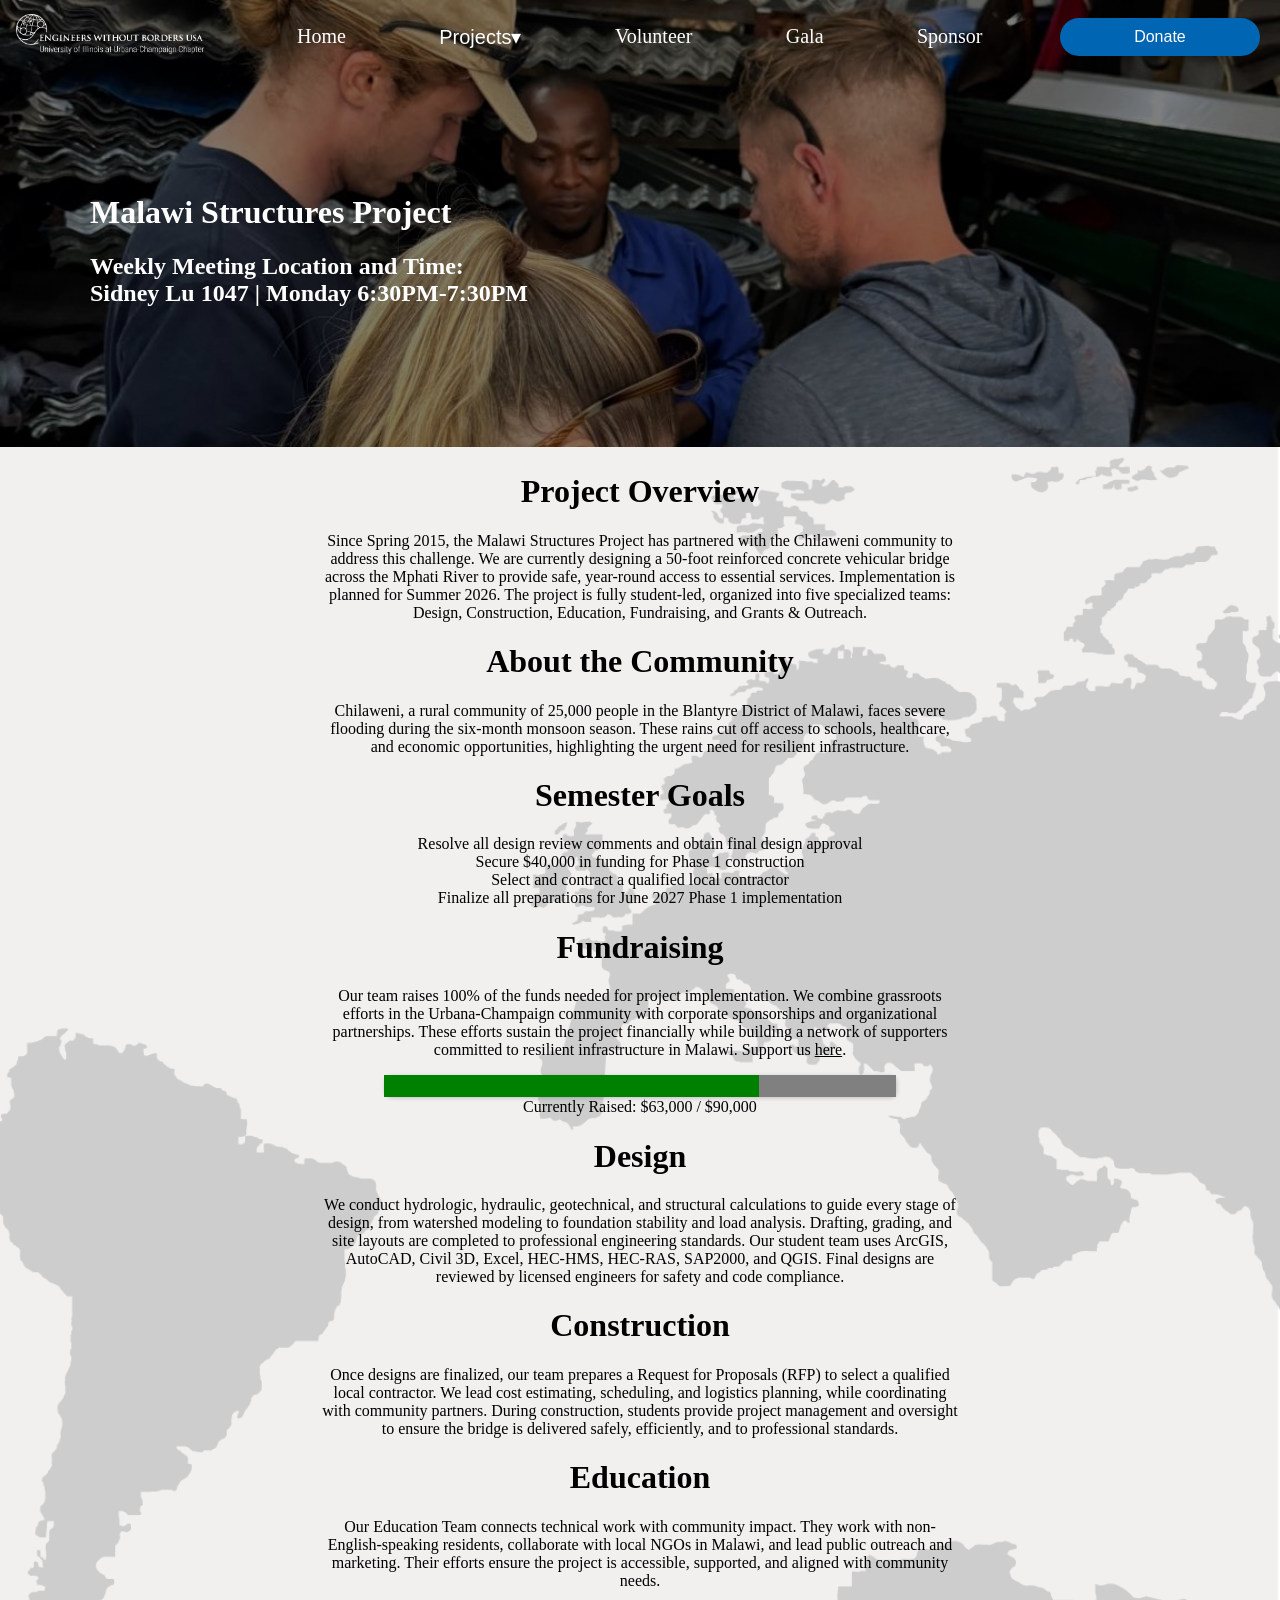
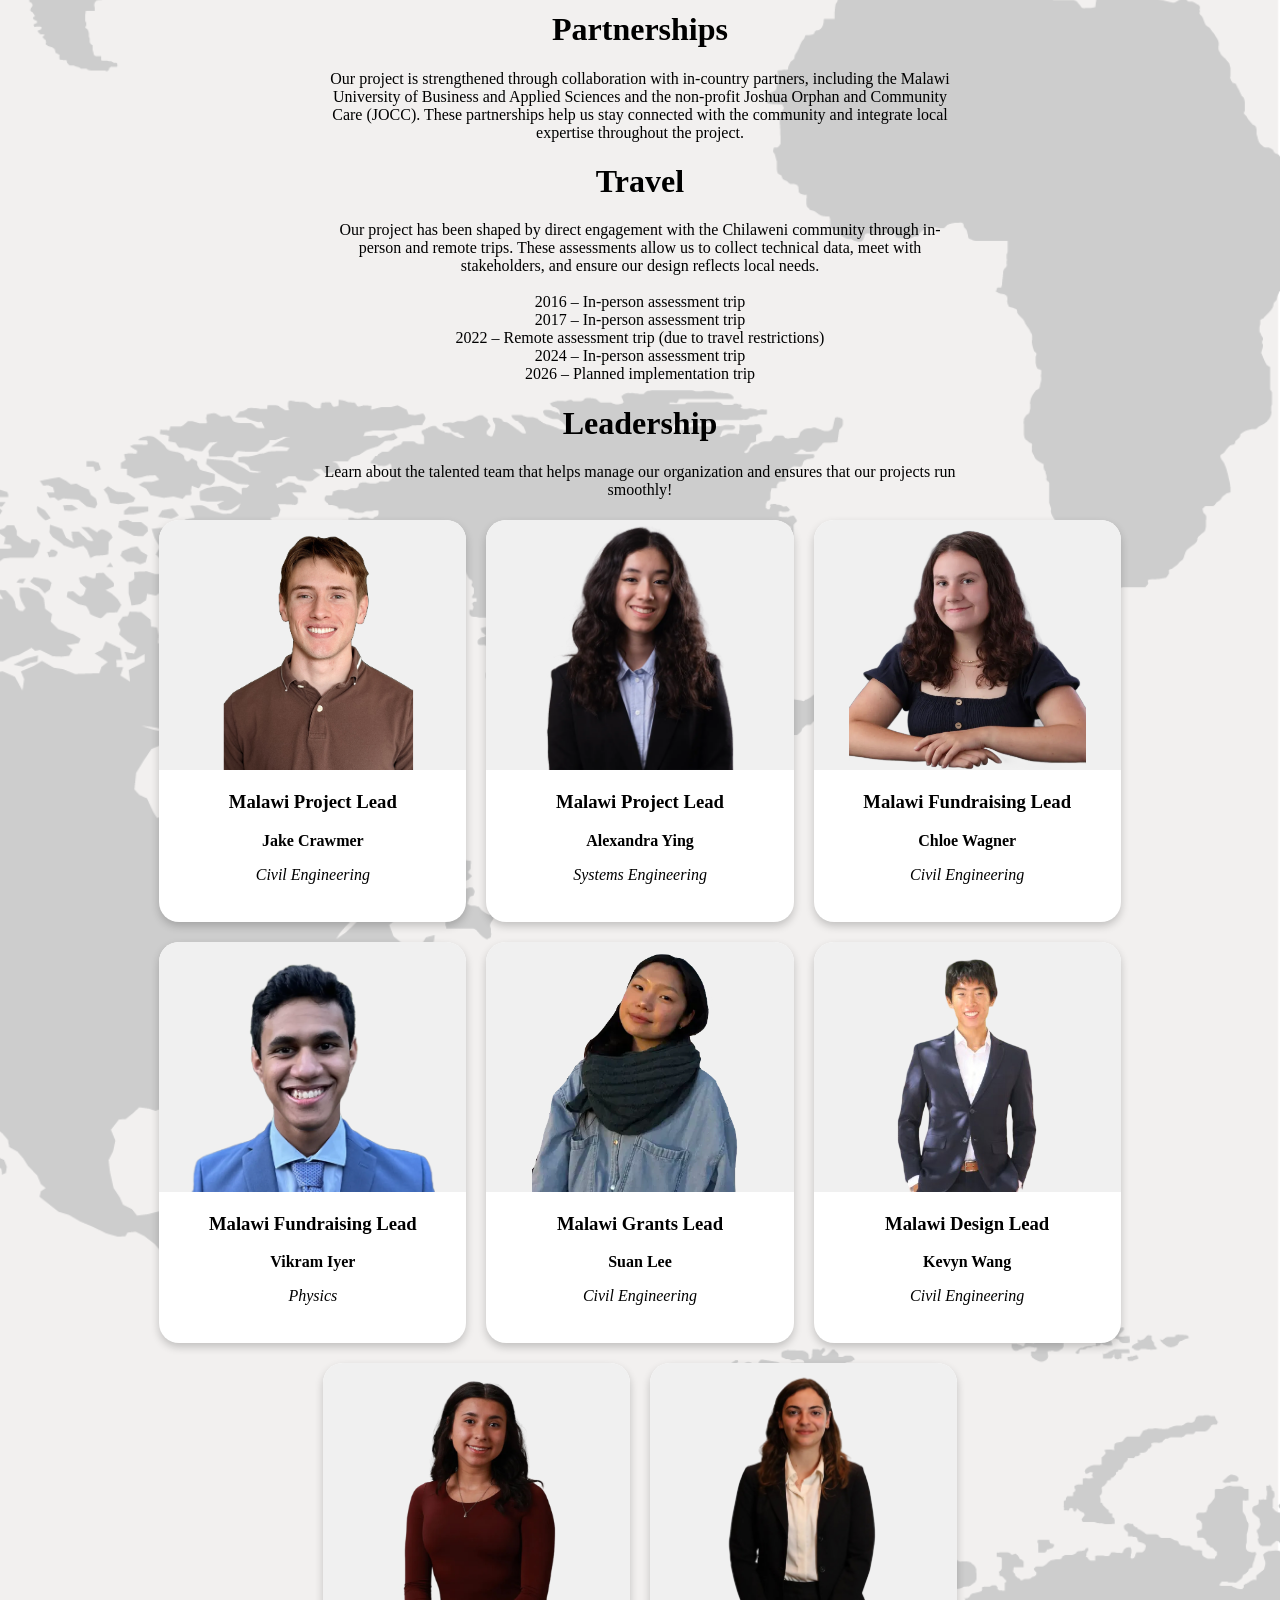
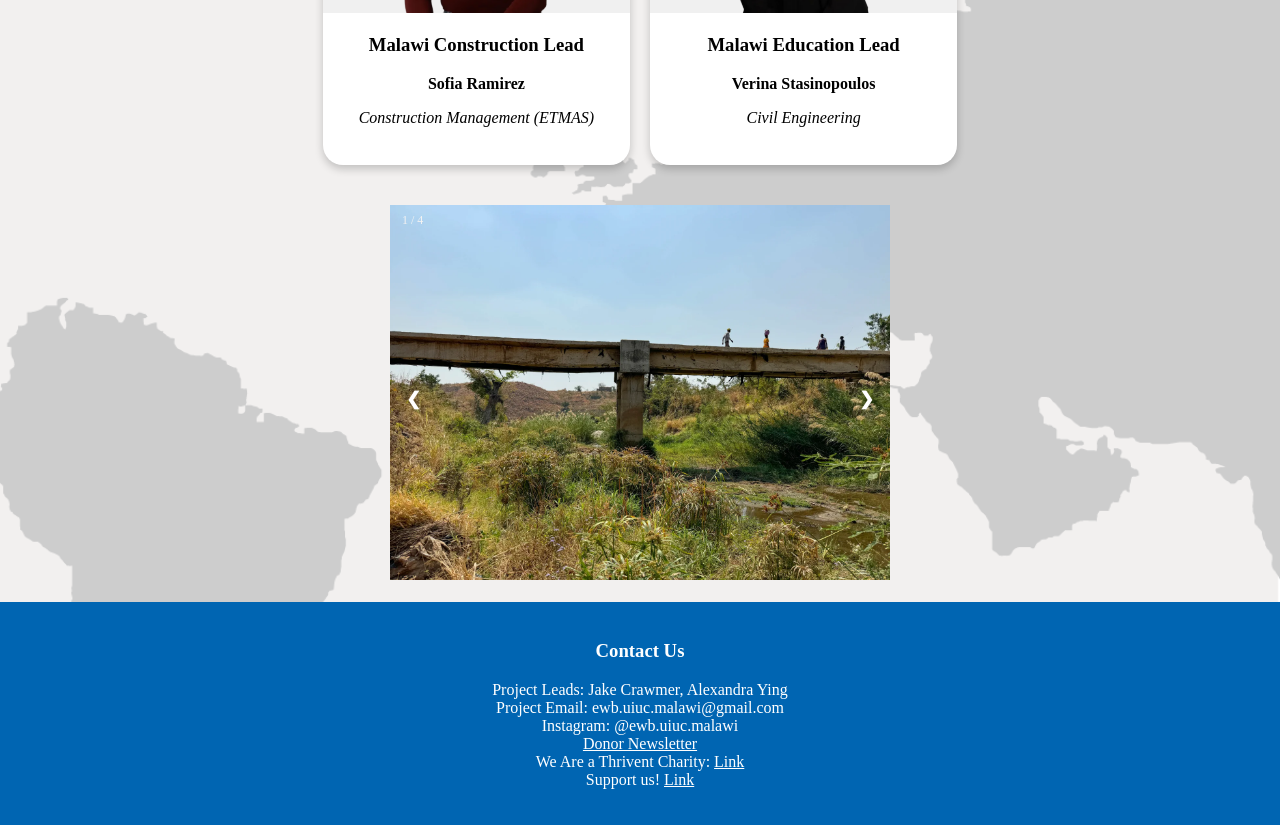
<file: MalawiPage.html>
<!DOCTYPE html>
<html lang="en">
<head>
        <link rel="stylesheet" type="text/css" href="styles.css">
        <link rel="preconnect" href="https://fonts.googleapis.com">
        <link rel="preconnect" href="https://fonts.gstatic.com" crossorigin>
        <link href="https://fonts.googleapis.com/css2?family=Open+Sans:wght@400;600;700;800&display=swap" rel="stylesheet">
        <meta charset="UTF-8">
        <meta name="viewport" content="width=device-width, initial-scale=1.0">
        <title>UIUC EWB | Malawi Structures</title>
</head>
<body >
    <div class="header-container" style="padding-bottom: 20px; background-image: url(./images/MalawiCard.jpg);">
         <div class="topnav">
            <a href="index.html"><img src="images/whitelogo.png" alt="EWB logo" height="40"></a>
            <a href="index.html">Home</a>
             <div class="dropdown">
                <button class="dropbtn">Projects▾</button>
                <div class="dropdown-content">
                    <a class="active" href="MalawiPage.html">Malawi Structures</a>
                    <br>
                    <a href="RwandaPage.html">Rwanda</a>
                    <br>
                    <a href="WoodfordPage.html">Woodford Water Supply</a>
                    <br>
                    <a href="FundraisingPage.html">Fundraising</a>
                    <br>
                    <a href="PastProjectsPage.html">Past Projects</a>
                </div>
            </div> 
            <a class="volunteer" href="VolunteerPage.html">Volunteer</a>
            <a class="gala" href="https://givebutter.com/c/ewb-2026-annual-gala">Gala</a>
            <a class="sponsor" href="SponsorPage.html">Sponsor</a>
            <button class="donate" onclick="window.location.href='https://support.ewb-usa.org/campaign/university-of-illinois-urbana-champaign-chapter/c84009'">Donate</button>
        </div>
        <div class="smalltopnav">
            <div class="smalldropdown">
                <button class="smalldropbtn" style=" color: white; " onclick="showcontent()">Menu▾</button>
                <div class="smalldropdown-content">
                    <a href="index.html">Home</a>
                    <br>
                    <a href="MalawiPage.html">Malawi Structures</a>
                    <br>
                    <a href="RwandaPage.html">Rwanda</a>
                    <br>
                    <a href="WoodfordPage.html">Woodford Water Supply</a>
                    <br>
                    <a href="FundraisingPage.html">Fundraising</a>
                    <br>
                    <a href="PastProjectsPage.html">Past Projects</a>
                    <br>
                    <a href="VolunteerPage.html">Volunteer</a>
                    <br>
                    <a href="https://ewbuiuc.org/building-bridges-gala">Gala</a>
                    <br>
                    <a href="SponsorPage.html">Sponsor</a>
                </div>
            </div>
        </div>
        <div class="header-content">
            <h1>Malawi Structures Project</h1>
            <h2>Weekly Meeting Location and Time:
            <br> Sidney Lu 1047 | Monday 6:30PM-7:30PM</h2>
        </div>
    </div>
    <div class="lower-container">
        <div class="lower-content">
            <h1>Project Overview</h1>
            <p >Since Spring 2015, the Malawi Structures Project has partnered with the Chilaweni community to address this challenge. We are currently designing a 50-foot reinforced concrete vehicular bridge across the Mphati River to provide safe, year-round access to essential services. Implementation is planned for Summer 2026. The project is fully student-led, organized into five specialized teams: Design, Construction, Education, Fundraising, and Grants & Outreach.</p>
            <h1>About the Community</h1>
            <p>Chilaweni, a rural community of 25,000 people in the Blantyre District of Malawi, faces severe flooding during the six-month monsoon season. These rains cut off access to schools, healthcare, and economic opportunities, highlighting the urgent need for resilient infrastructure.</p>
            <h1>Semester Goals</h1>
            <p>Resolve all design review comments and obtain final design approval
                <br>
                Secure $40,000 in funding for Phase 1 construction
                <br>
                Select and contract a qualified local contractor
                <br>
                Finalize all preparations for June 2027 Phase 1 implementation</p>
            <h1>Fundraising</h1>
            <p>Our team raises 100% of the funds needed for project implementation. We combine grassroots efforts in the Urbana-Champaign community with corporate sponsorships and organizational partnerships. These efforts sustain the project financially while building a network of supporters committed to resilient infrastructure in Malawi. Support us <a href="https://support.ewb-usa.org/team/663710" target="_blank" style="color: black; font-family: 'verdana'">here</a>.</p>
            <div>
                <progress class="amount-progress" value="33000" max="45000"></progress>
                </br>
                Currently Raised: $63,000 / $90,000
            </div>
            <h1>Design</h1>
            <p>We conduct hydrologic, hydraulic, geotechnical, and structural calculations to guide every stage of design, from watershed modeling to foundation stability and load analysis. Drafting, grading, and site layouts are completed to professional engineering standards. Our student team uses ArcGIS, AutoCAD, Civil 3D, Excel, HEC-HMS, HEC-RAS, SAP2000, and QGIS. Final designs are reviewed by licensed engineers for safety and code compliance.</p>
            <h1>Construction</h1>
            <p>Once designs are finalized, our team prepares a Request for Proposals (RFP) to select a qualified local contractor. We lead cost estimating, scheduling, and logistics planning, while coordinating with community partners. During construction, students provide project management and oversight to ensure the bridge is delivered safely, efficiently, and to professional standards.</p>
            <h1>Education</h1>
            <p>Our Education Team connects technical work with community impact. They work with non-English-speaking residents, collaborate with local NGOs in Malawi, and lead public outreach and marketing. Their efforts ensure the project is accessible, supported, and aligned with community needs.</p>
            <h1>Partnerships</h1>
            <p>Our project is strengthened through collaboration with in-country partners, including the Malawi University of Business and Applied Sciences and the non-profit Joshua Orphan and Community Care (JOCC). These partnerships help us stay connected with the community and integrate local expertise throughout the project.</p>
            <h1>Travel</h1>
            <p>Our project has been shaped by direct engagement with the Chilaweni community through in-person and remote trips. These assessments allow us to collect technical data, meet with stakeholders, and ensure our design reflects local needs.
                <br>
                <br>
                2016 – In-person assessment trip
                <br>
                2017 – In-person assessment trip
                <br>
                2022 – Remote assessment trip (due to travel restrictions)
                <br>
                2024 – In-person assessment trip
                <br>
                2026 – Planned implementation trip</p>
            <h1>Leadership</h1>
            <p>Learn about the talented team that helps manage our organization and ensures that our projects run smoothly!</p>
        </div>
        <div class="cardholder" style="padding-bottom: 40px;">
                <div class="card">
                    <div class="image-wrapper">
                        <img src="images/Jake_Crawmer.png" alt="Photo">
                    </div>
                    <div class="cardcontainer">
                        <h3>Malawi Project Lead</h3>
                        <p><b>Jake Crawmer</b></p>
                        <p><i>Civil Engineering</i></p>
                    </div>
                </div>
                <div class="card">
                    <div class="image-wrapper">
                        <img src="images/Alexandra_Ying_1 copy.png" alt="Photo">
                    </div>
                    <div class="cardcontainer">
                        <h3>Malawi Project Lead</h3>
                        <p><b>Alexandra Ying</b></p>
                        <p><i>Systems Engineering</i></p>
                    </div>
                </div>
                <div class="card">
                    <div class="image-wrapper">
                        <img src="images/Chloe_Wagner_1 copy.png" alt="Photo">
                    </div>
                    <div class="cardcontainer">
                        <h3>Malawi Fundraising Lead</h3>
                        <p><b>Chloe Wagner</b></p>
                        <p><i>Civil Engineering</i></p>
                    </div>
                </div>
                <div class="card">
                    <div class="image-wrapper">
                        <img src="images/Vikram_Iyer_1 copy.png" alt="Photo">
                    </div>
                    <div class="cardcontainer">
                        <h3>Malawi Fundraising Lead</h3>
                        <p><b>Vikram Iyer</b></p>
                        <p><i>Physics</i></p>
                    </div>
                </div>
                <div class="card">
                    <div class="image-wrapper">
                        <img src="images/suan_photo.png" alt="Photo">
                    </div>
                    <div class="cardcontainer">
                        <h3>Malawi Grants Lead</h3>
                        <p><b>Suan Lee</b></p>
                        <p><i>Civil Engineering</i></p>
                    </div>
                </div>
                <div class="card">
                    <div class="image-wrapper">
                        <img src="images/Kevyn.png" alt="Photo">
                    </div>
                    <div class="cardcontainer">
                        <h3>Malawi Design Lead</h3>
                        <p><b>Kevyn Wang</b></p>
                        <p><i>Civil Engineering</i></p>
                    </div>
                </div>
                <div class="card">
                    <div class="image-wrapper">
                        <img src="images/Sofia.png" alt="Photo">
                    </div>
                    <div class="cardcontainer">
                        <h3>Malawi Construction Lead</h3>
                        <p><b>Sofia Ramirez</b></p>
                        <p><i>Construction Management (ETMAS)</i></p>
                    </div>
                </div>
                <div class="card">
                    <div class="image-wrapper">
                        <img src="images/Verine.png" alt="Photo">
                    </div>
                    <div class="cardcontainer">
                        <h3>Malawi Education Lead</h3>
                        <p><b>Verina Stasinopoulos</b></p>
                        <p><i>Civil Engineering</i></p>
                    </div>
                </div>
            </div>
        
            <div class="slideshow-container">

                <!-- Full-width images with number and caption text -->
                <div class="mySlides fade">
                    <div class="numbertext">1 / 4</div>
                    <img src="./images/MalawiCarousel/Malawi1.webp" style="width:100%">
                    <!-- <div class="text">Caption Text</div> -->
                </div>

                <div class="mySlides fade">
                    <div class="numbertext">2 / 4</div>
                    <img src="./images/MalawiCarousel/Malawi2.webp" style="width:100%">
                    <!-- <div class="text">Caption Two</div> -->
                </div>

                <div class="mySlides fade">
                    <div class="numbertext">3 / 4</div>
                    <img src="./images/MalawiCarousel/Malawi3.webp" style="width:100%">
                    <!-- <div class="text">Caption Three</div> -->
                </div>

                <div class="mySlides fade">
                    <div class="numbertext">4 / 4</div>
                    <img src="./images/MalawiCarousel/Malawi4cropped.png" style="width:100%">
                    <!-- <div class="text">Caption Four</div> -->
                </div>

                <!-- Next and previous buttons -->
                <a class="prev" onclick="plusSlides(-1)">&#10094;</a>
                <a class="next" onclick="plusSlides(1)">&#10095;</a>
            </div>
                <br>
                <script>
                    let slideIndex = 1;
                    showSlides(slideIndex);

                    // Next/previous controls
                    function plusSlides(n) {
                    showSlides(slideIndex += n);
                    }

                    // Thumbnail image controls
                    function currentSlide(n) {
                    showSlides(slideIndex = n);
                    }

                    function showSlides(n) {
                    let i;
                    let slides = document.getElementsByClassName("mySlides");
                    // let dots = document.getElementsByClassName("dot");
                    if (n > slides.length) {slideIndex = 1}
                    if (n < 1) {slideIndex = slides.length}
                    for (i = 0; i < slides.length; i++) {
                        slides[i].style.display = "none";
                    }
                    // for (i = 0; i < dots.length; i++) {
                    //     dots[i].className = dots[i].className.replace(" active", "");
                    // }
                    slides[slideIndex-1].style.display = "block";
                    // dots[slideIndex-1].className += " active";
                    } 
                </script>
        </div>
    </div>
    <footer class="footer">
        <h3>Contact Us</h3>
        <p>
            Project Leads: Jake Crawmer, Alexandra Ying
            <br>
            Project Email: ewb.uiuc.malawi@gmail.com
            <br>
            Instagram: @ewb.uiuc.malawi
         <br>
        <a href="https://docs.google.com/forms/d/e/1FAIpQLSe1NlSvapRVXj5i2dPx4oRXbsyGbkUg3uoX9KdVEXUfHwOKmQ/viewform?fbclid=PAZXh0bgNhZW0CMTEAAafojPhSJGKPC_e9-RNZaD-6IwpVLn81dY5YV-jM2rnQUI12-jl8K6OZnxBn2A_aem_JXSuR1h-0abOR_hEwgg0dw" target="_blank">Donor Newsletter</a>
        <br>
             We Are a Thrivent Charity:
        <a href="https://service.thrivent.com/apps/ThriventChoiceMemberWeb/public/orgDetails/101088554456" target="_blank">
            Link
        </a>
        <br>
        Support us!
        <a href="https://support.ewb-usa.org/team/663710" target="_blank">
            Link
        </a>
        </p>
    </footer>
</body>
</html>

<script>
    function showcontent() {
        var content = document.querySelector('.smalldropdown-content');
        if (content.style.display === 'block') {
            content.style.display = 'none';
        } else {
            content.style.display = 'block';
        }
    }
</script>
</file>
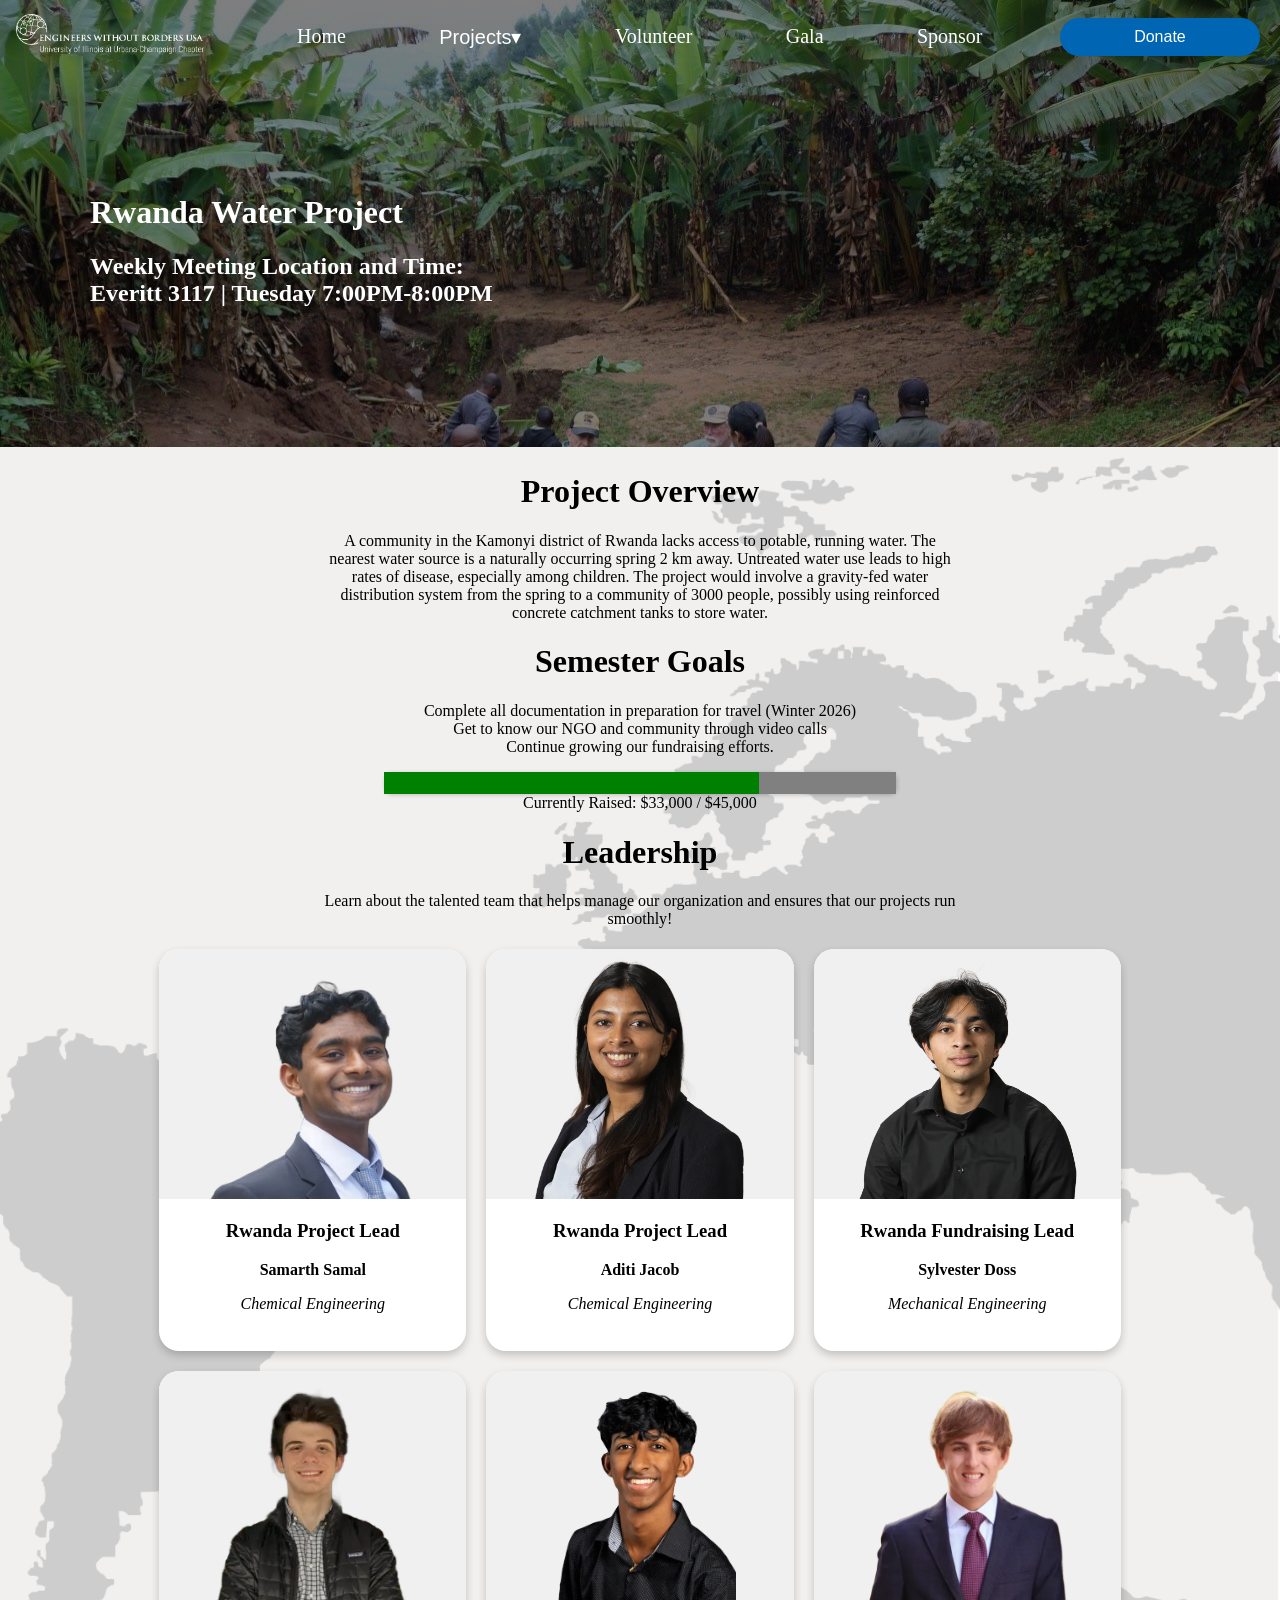
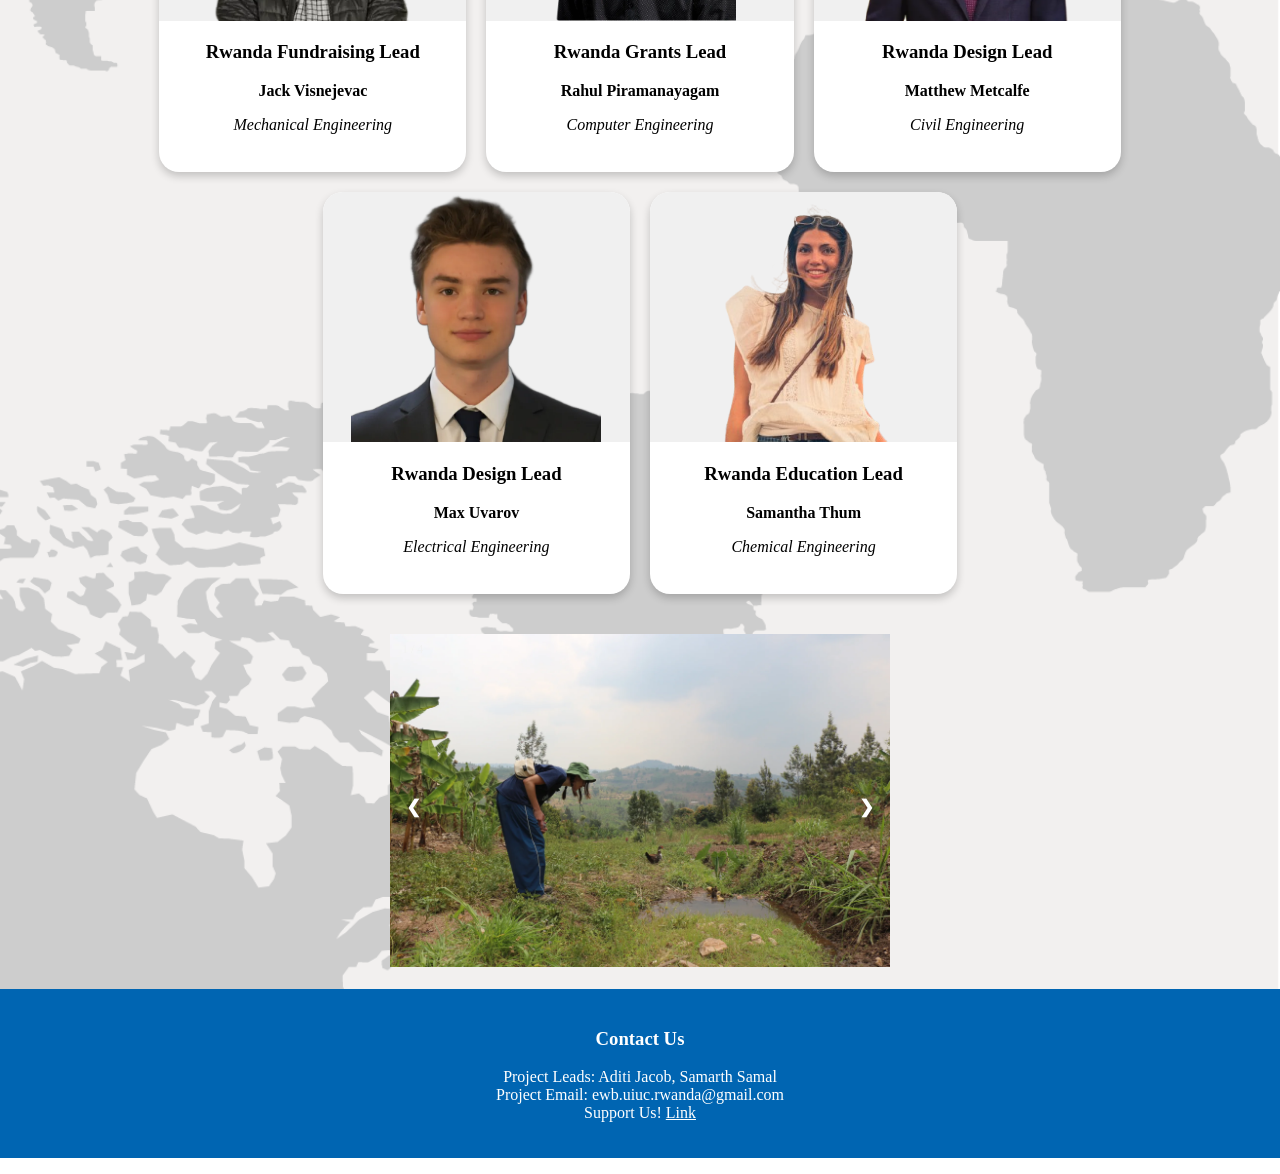
<file: RwandaPage.html>
<!DOCTYPE html>
<html lang="en">
<head>
        <link rel="stylesheet" type="text/css" href="styles.css">
        <link rel="preconnect" href="https://fonts.googleapis.com">
        <link rel="preconnect" href="https://fonts.gstatic.com" crossorigin>
        <link href="https://fonts.googleapis.com/css2?family=Open+Sans:wght@400;600;700;800&display=swap" rel="stylesheet">
        <meta charset="UTF-8">
        <meta name="viewport" content="width=device-width, initial-scale=1.0">
        <title>UIUC EWB | Rwanda</title>
</head>
<body >
    <div class="header-container" style="padding-bottom: 20px; background-image: url(./images/RwandaCard.jpg);">
         <div class="topnav">
            <a href="index.html"><img src="images/whitelogo.png" alt="EWB logo" height="40"></a>
            <a href="index.html">Home</a>
             <div class="dropdown">
                <button class="dropbtn">Projects▾</button>
                <div class="dropdown-content">
                    <a href="MalawiPage.html">Malawi Structures</a>
                    <br>
                    <a class="active" href="RwandaPage.html">Rwanda</a>
                    <br>
                    <a href="WoodfordPage.html">Woodford Water Supply</a>
                    <br>
                    <a href="FundraisingPage.html">Fundraising</a>
                    <br>
                    <a href="PastProjectsPage.html">Past Projects</a>
                </div>
            </div> 
            <a class="volunteer" href="VolunteerPage.html">Volunteer</a>
            <a class="gala" href="https://givebutter.com/c/ewb-2026-annual-gala">Gala</a>
            <a class="sponsor" href="SponsorPage.html">Sponsor</a>
            <button class="donate" onclick="window.location.href='https://support.ewb-usa.org/campaign/university-of-illinois-urbana-champaign-chapter/c84009'">Donate</button>
        </div>
        <div class="smalltopnav">
            <div class="smalldropdown">
                <button class="smalldropbtn" style=" color: white; " onclick="showcontent()">Menu▾</button>
                <div class="smalldropdown-content">
                    <a href="index.html">Home</a>
                    <br>
                    <a href="MalawiPage.html">Malawi Structures</a>
                    <br>
                    <a href="RwandaPage.html">Rwanda</a>
                    <br>
                    <a href="WoodfordPage.html">Woodford Water Supply</a>
                    <br>
                    <a href="FundraisingPage.html">Fundraising</a>
                    <br>
                    <a href="PastProjectsPage.html">Past Projects</a>
                    <br>
                    <a href="VolunteerPage.html">Volunteer</a>
                    <br>
                    <a href="https://ewbuiuc.org/building-bridges-gala">Gala</a>
                    <br>
                    <a href="SponsorPage.html">Sponsor</a>
                </div>
            </div>
        </div>
        <div class="header-content">
            <h1>Rwanda Water Project</h1>
            <h2>Weekly Meeting Location and Time:
                <br>
                Everitt 3117 | Tuesday 7:00PM-8:00PM</h2>
        </div>
    </div>
    <div class="lower-container">
        <div class="lower-content">
            <h1>Project Overview</h1>
            <p>A community in the Kamonyi district of Rwanda lacks access to potable, running water. The nearest water source is a naturally occurring spring 2 km away. Untreated water use leads to high rates of disease, especially among children. The project would involve a gravity-fed water distribution system from the spring to a community of 3000 people, possibly using reinforced concrete catchment tanks to store water.</p>
            <h1>Semester Goals</h1>
            <p>Complete all documentation in preparation for travel (Winter 2026)
                <br>
                Get to know our NGO and community through video calls
                <br>
                Continue growing our fundraising efforts.</p>
                <div>
                <progress class="amount-progress" value="33000" max="45000"></progress>
                </br>
                Currently Raised: $33,000 / $45,000
            </div>
            <h1>Leadership</h1>
            <p>Learn about the talented team that helps manage our organization and ensures that our projects run smoothly!</p>
        </div>
        <div class="cardholder" style="padding-bottom: 40px;">
                <div class="card">
                    <div class="image-wrapper">
                        <img src="images/Samarth_Samal_Photo.png" alt="Photo">
                    </div>
                    <div class="cardcontainer">
                        <h3>Rwanda Project Lead</h3>
                        <p><b>Samarth Samal</b></p>
                        <p><i>Chemical Engineering</i></p>
                    </div>
                </div>
                <div class="card">
                    <div class="image-wrapper">
                        <img src="images/Aditi_Photo.png" alt="Photo">
                    </div>
                    <div class="cardcontainer">
                        <h3>Rwanda Project Lead</h3>
                        <p><b>Aditi Jacob</b></p>
                        <p><i>Chemical Engineering</i></p>
                    </div>
                </div>
                <div class="card">
                    <div class="image-wrapper">
                        <img src="images/Sylvester_Doss_Photo.png" alt="Photo">
                    </div>
                    <div class="cardcontainer">
                        <h3>Rwanda Fundraising Lead</h3>
                        <p><b>Sylvester Doss</b></p>
                        <p><i>Mechanical Engineering</i></p>
                    </div>
                </div>
                <div class="card">
                    <div class="image-wrapper">
                        <img src="images/Jack_Visnejevac_Photo.png" alt="Photo">
                    </div>
                    <div class="cardcontainer">
                        <h3>Rwanda Fundraising Lead</h3>
                        <p><b>Jack Visnejevac</b></p>
                        <p><i>Mechanical Engineering</i></p>
                    </div>
                </div>
                <div class="card">
                    <div class="image-wrapper">
                        <img src="images/Rahul_Piramanayagam_Photo_1.webp" alt="Photo">
                    </div>
                    <div class="cardcontainer">
                        <h3>Rwanda Grants Lead</h3>
                        <p><b>Rahul Piramanayagam</b></p>
                        <p><i>Computer Engineering</i></p>
                    </div>
                </div>
                <div class="card">
                    <div class="image-wrapper">
                        <img src="images/Matthew_Metcalfe_Photo.png" alt="Photo">
                    </div>
                    <div class="cardcontainer">
                        <h3>Rwanda Design Lead</h3>
                        <p><b>Matthew Metcalfe</b></p>
                        <p><i>Civil Engineering</i></p>
                    </div>
                </div>
                <div class="card">
                    <div class="image-wrapper">
                        <img src="images/Max_Uvarov.webp" alt="Photo">
                    </div>
                    <div class="cardcontainer">
                        <h3>Rwanda Design Lead</h3>
                        <p><b>Max Uvarov</b></p>
                        <p><i>Electrical Engineering</i></p>
                    </div>
                </div>
                <div class="card">
                    <div class="image-wrapper">
                        <img src="images/Samantha Thum photo.png" alt="Photo">
                    </div>
                    <div class="cardcontainer">
                        <h3>Rwanda Education Lead</h3>
                        <p><b>Samantha Thum</b></p>
                        <p><i>Chemical Engineering</i></p>
                    </div>
                </div>
            </div>
        <div class="slideshow-container">

                <!-- Full-width images with number and caption text -->
                <div class="mySlides fade">
                    <div class="numbertext">1 / 4</div>
                    <img src="./images/RwandaCarousel/Rwanda1.webp" style="width:100%">
                    <!-- <div class="text">Caption Text</div> -->
                </div>

                <div class="mySlides fade">
                    <div class="numbertext">2 / 4</div>
                    <img src="./images/RwandaCarousel/Rwanda2cropped.png" style="width:100%">
                    <!-- <div class="text">Caption Two</div> -->
                </div>

                <div class="mySlides fade">
                    <div class="numbertext">3 / 4</div>
                    <img src="./images/RwandaCarousel/Rwanda3.webp" style="width:100%">
                    <!-- <div class="text">Caption Three</div> -->
                </div>

                <div class="mySlides fade">
                    <div class="numbertext">4 / 4</div>
                    <img src="./images/RwandaCarousel/Rwanda4cropped.png" style="width:100%">
                    <!-- <div class="text">Caption Four</div> -->
                </div>

                <!-- Next and previous buttons -->
                <a class="prev" onclick="plusSlides(-1)">&#10094;</a>
                <a class="next" onclick="plusSlides(1)">&#10095;</a>
            </div>
                <br>
                <script>
                    let slideIndex = 1;
                    showSlides(slideIndex);

                    // Next/previous controls
                    function plusSlides(n) {
                    showSlides(slideIndex += n);
                    }

                    // Thumbnail image controls
                    function currentSlide(n) {
                    showSlides(slideIndex = n);
                    }

                    function showSlides(n) {
                    let i;
                    let slides = document.getElementsByClassName("mySlides");
                    // let dots = document.getElementsByClassName("dot");
                    if (n > slides.length) {slideIndex = 1}
                    if (n < 1) {slideIndex = slides.length}
                    for (i = 0; i < slides.length; i++) {
                        slides[i].style.display = "none";
                    }
                    // for (i = 0; i < dots.length; i++) {
                    //     dots[i].className = dots[i].className.replace(" active", "");
                    // }
                    slides[slideIndex-1].style.display = "block";
                    // dots[slideIndex-1].className += " active";
                    } 
                </script>
        </div>
    </div>
    <footer class="footer">
        <h3>Contact Us</h3>
        <p>
            Project Leads: Aditi Jacob, Samarth Samal
            <br>
            Project Email: ewb.uiuc.rwanda@gmail.com
            <br>
            Support Us!
        <a href="https://support.ewb-usa.org/team/850834" target="_blank">
            Link
        </a>
        </p>
    </footer>
</body>
</html>
        </p>
    </footer>
</body>
</html>

<script>
    function showcontent() {
        var content = document.querySelector('.smalldropdown-content');
        if (content.style.display === 'block') {
            content.style.display = 'none';
        } else {
            content.style.display = 'block';
        }
    }
</script>
</file>
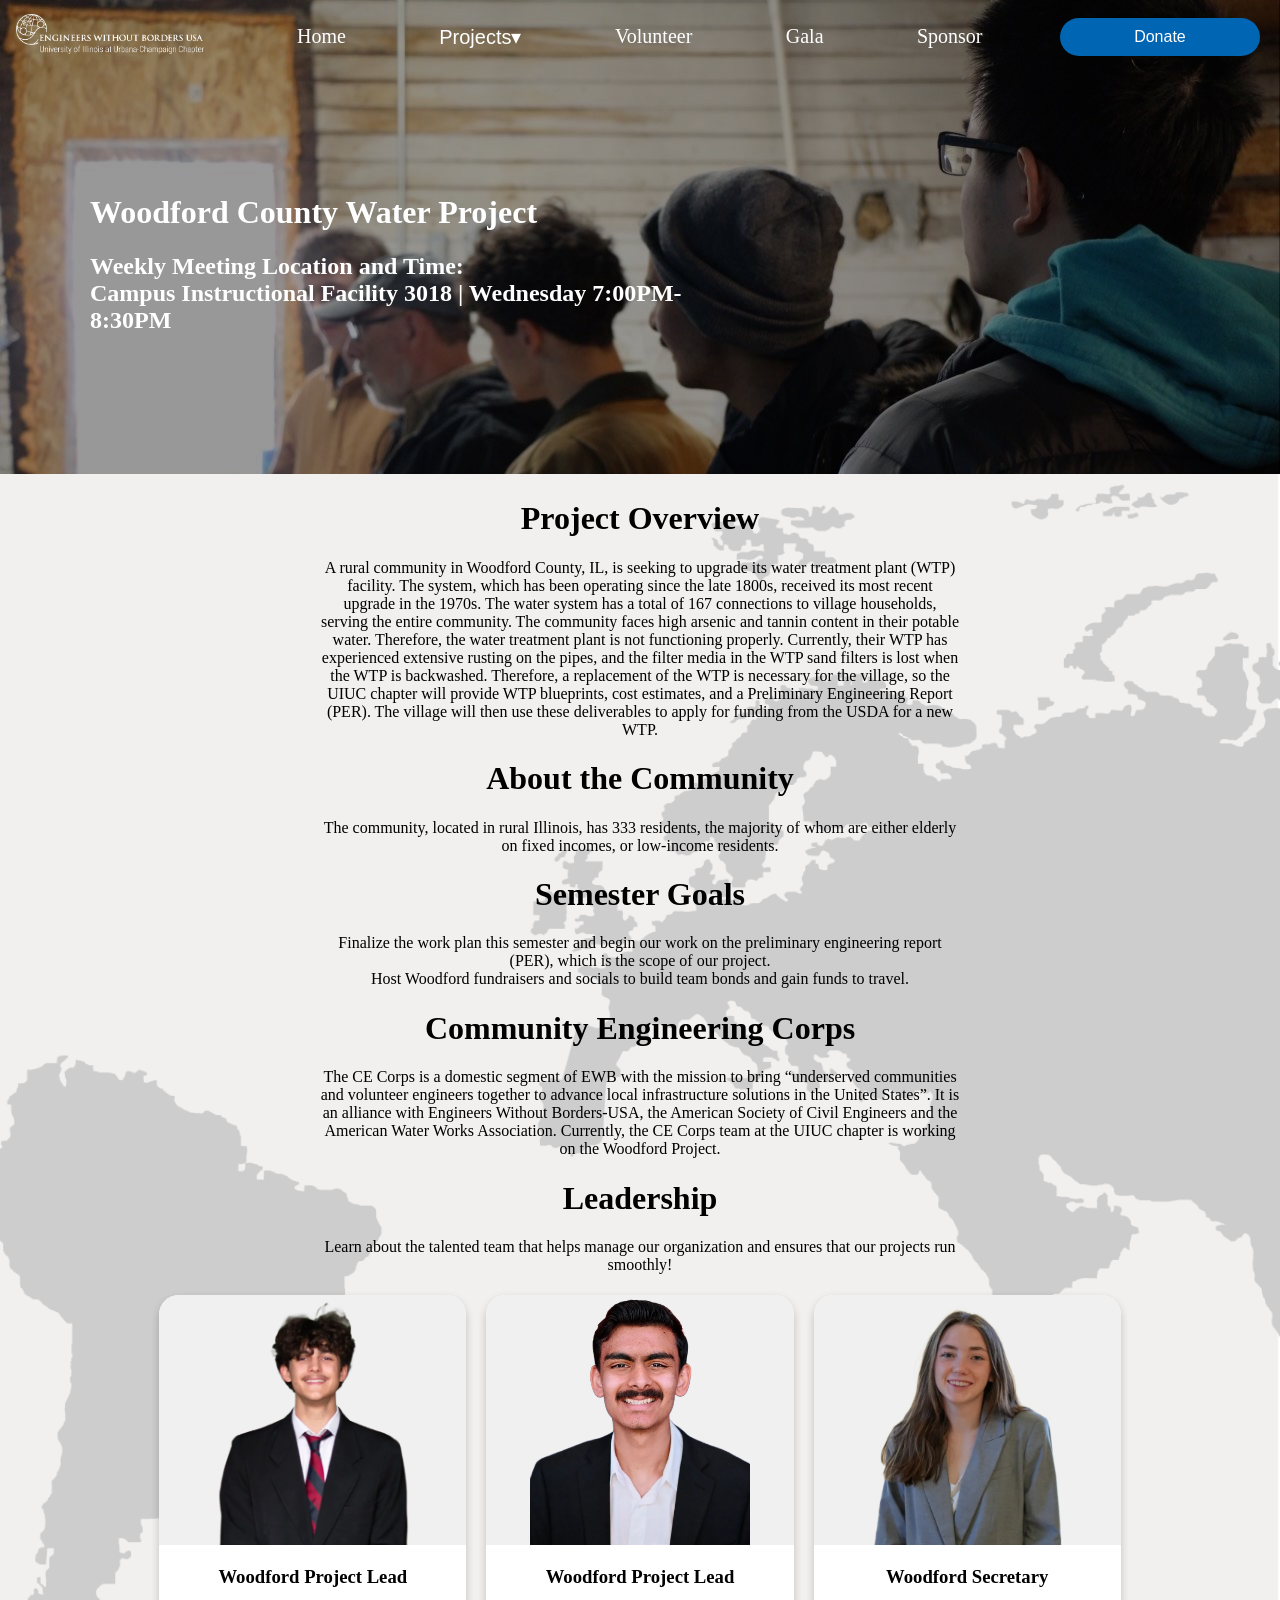
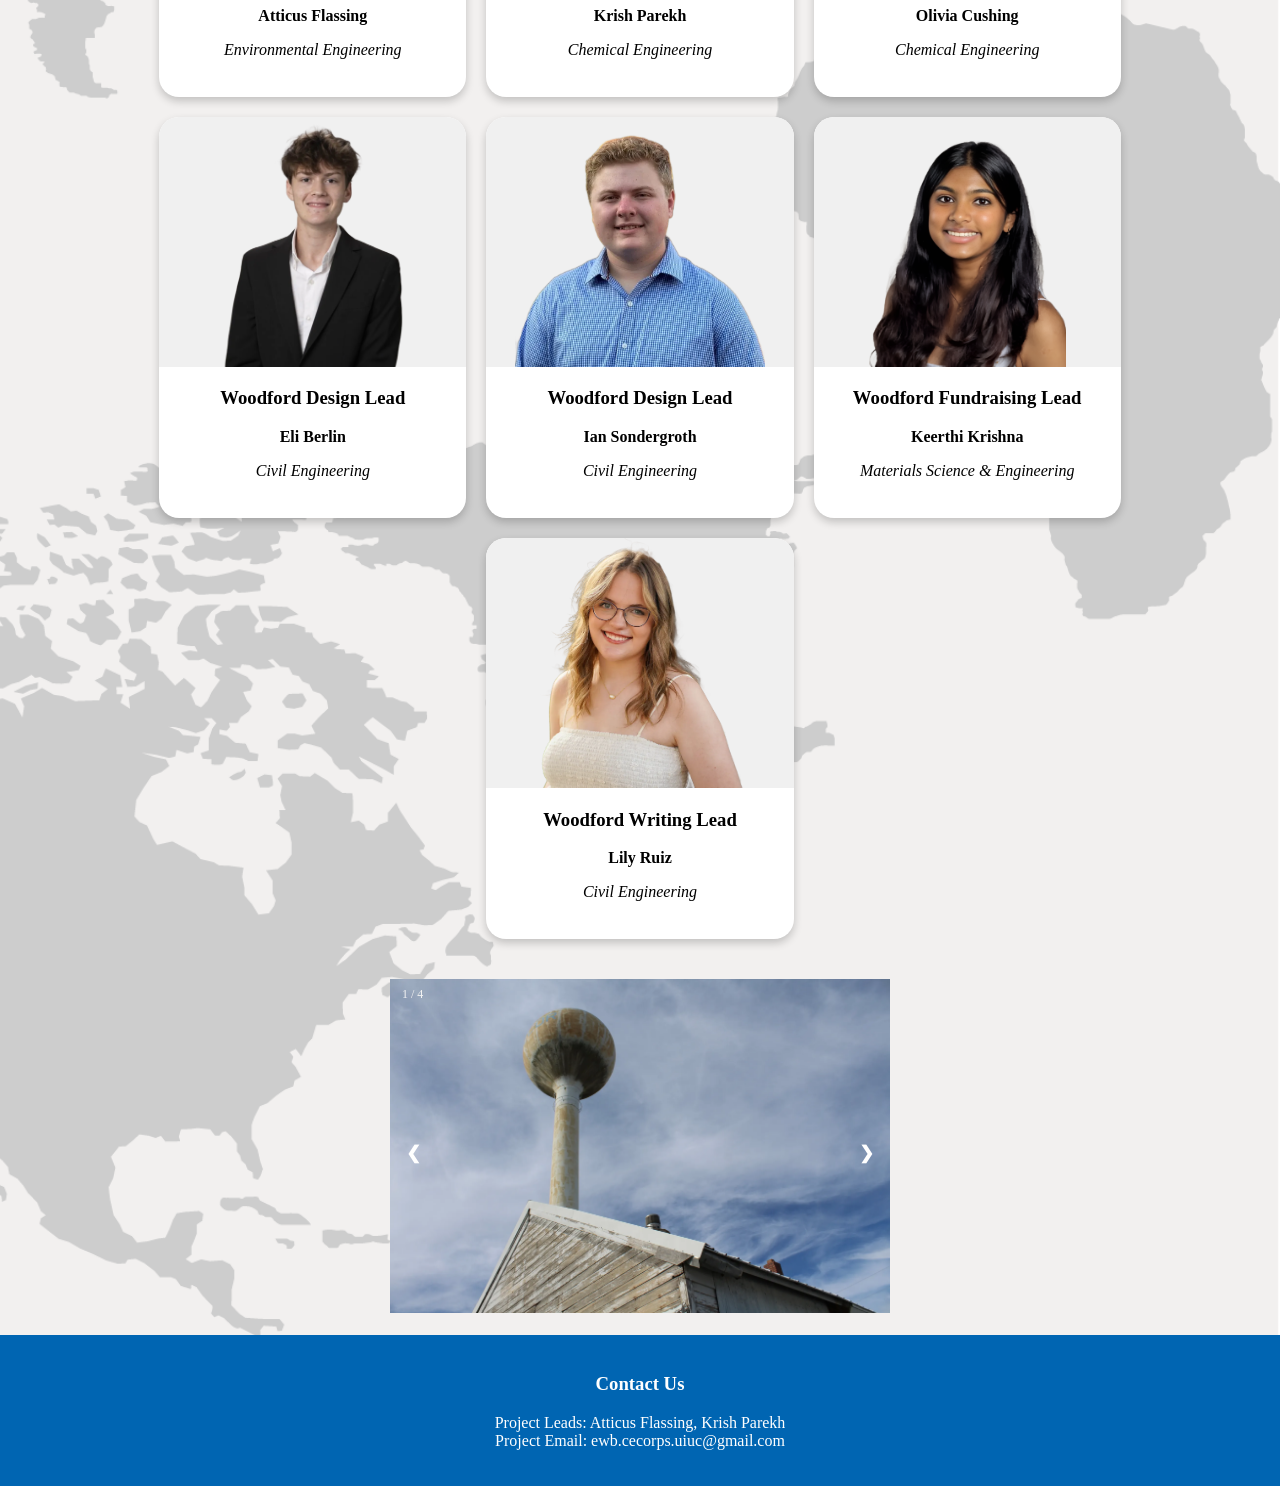
<file: WoodfordPage.html>
<!DOCTYPE html>
<html lang="en">
<head>
        <link rel="stylesheet" type="text/css" href="styles.css">
        <link rel="preconnect" href="https://fonts.googleapis.com">
        <link rel="preconnect" href="https://fonts.gstatic.com" crossorigin>
        <link href="https://fonts.googleapis.com/css2?family=Open+Sans:wght@400;600;700;800&display=swap" rel="stylesheet">
        <meta charset="UTF-8">
        <meta name="viewport" content="width=device-width, initial-scale=1.0">
        <title>UIUC EWB | Woodford</title>
</head>
<body >
    <div class="header-container" style="padding-bottom: 20px; background-image: url(./images/IllinoisCard.jpg);">
         <div class="topnav">
            <a href="index.html"><img src="images/whitelogo.png" alt="EWB logo" height="40"></a>
            <a href="index.html">Home</a>
             <div class="dropdown">
                <button class="dropbtn">Projects▾</button>
                <div class="dropdown-content">
                    <a href="MalawiPage.html">Malawi Structures</a>
                    <br>
                    <a href="RwandaPage.html">Rwanda</a>
                    <br>
                    <a class="active" href="WoodfordPage.html">Woodford Water Supply</a>
                    <br>
                    <a href="FundraisingPage.html">Fundraising</a>
                    <br>
                    <a href="PastProjectsPage.html">Past Projects</a>
                </div>
            </div> 
            <a class="volunteer" href="VolunteerPage.html">Volunteer</a>
            <a class="gala" href="https://givebutter.com/c/ewb-2026-annual-gala">Gala</a>
            <a class="sponsor" href="SponsorPage.html">Sponsor</a>
            <button class="donate" onclick="window.location.href='https://support.ewb-usa.org/campaign/university-of-illinois-urbana-champaign-chapter/c84009'">Donate</button>
        </div>
        <div class="smalltopnav">
            <div class="smalldropdown">
                <button class="smalldropbtn" style=" color: white; " onclick="showcontent()">Menu▾</button>
                <div class="smalldropdown-content">
                    <a href="index.html">Home</a>
                    <br>
                    <a href="MalawiPage.html">Malawi Structures</a>
                    <br>
                    <a href="RwandaPage.html">Rwanda</a>
                    <br>
                    <a href="WoodfordPage.html">Woodford Water Supply</a>
                    <br>
                    <a href="FundraisingPage.html">Fundraising</a>
                    <br>
                    <a href="PastProjectsPage.html">Past Projects</a>
                    <br>
                    <a href="VolunteerPage.html">Volunteer</a>
                    <br>
                    <a href="https://ewbuiuc.org/building-bridges-gala">Gala</a>
                    <br>
                    <a href="SponsorPage.html">Sponsor</a>
                </div>
            </div>
        </div>
        <div class="header-content">
            <h1>Woodford County Water Project</h1>
            <h2>Weekly Meeting Location and Time:
                <br>
                Campus Instructional Facility 3018 | Wednesday 7:00PM-8:30PM</h2>
        </div>
    </div>
 <div class="lower-container">
        <div class="lower-content">
            <h1>Project Overview</h1>
            <p>A rural community in Woodford County, IL, is seeking to upgrade its water treatment plant (WTP) facility. The system, which has been operating since the late 1800s, received its most recent upgrade in the 1970s. The water system has a total of 167 connections to village households, serving the entire community. The community faces high arsenic and tannin content in their potable water. Therefore, the water treatment plant is not functioning properly. Currently, their WTP has experienced extensive rusting on the pipes, and the filter media in the WTP sand filters is lost when the WTP is backwashed. Therefore, a replacement of the WTP is necessary for the village, so the UIUC chapter will provide WTP blueprints, cost estimates, and a Preliminary Engineering Report (PER). The village will then use these deliverables to apply for funding from the USDA for a new WTP.</p>
            <h1>About the Community</h1>
            <p>The community, located in rural Illinois, has 333 residents, the majority of whom are either elderly on fixed incomes, or low-income residents.</p>
            <h1>Semester Goals</h1>
            <p> Finalize the work plan this semester and begin our work on the preliminary engineering report (PER), which is the scope of our project.
                <br>
                Host Woodford fundraisers and socials to build team bonds and gain funds to travel.</p>
            <h1>Community Engineering Corps</h1>
            <p>The CE Corps is a domestic segment of EWB with the mission to bring “underserved communities and volunteer engineers together to advance local infrastructure solutions in the United States”. It is an alliance with Engineers Without Borders-USA, the American Society of Civil Engineers and the American Water Works Association. Currently, the CE Corps team at the UIUC chapter is working on the Woodford Project.</p>
            <h1>Leadership</h1>
            <p>Learn about the talented team that helps manage our organization and ensures that our projects run smoothly!</p>
        </div>
        <div class="cardholder" style="padding-bottom: 40px;">
                <div class="card">
                    <div class="image-wrapper">
                        <img src="images/Atticus_Flassing.png" alt="Photo">
                    </div>
                    <div class="cardcontainer">
                        <h3>Woodford Project Lead</h3>
                        <p><b>Atticus Flassing</b></p>
                        <p><i>Environmental Engineering</i></p>
                    </div>
                </div>
                <div class="card">
                    <div class="image-wrapper">
                        <img src="images/Krish_Photo.webp" alt="Photo">
                    </div>
                    <div class="cardcontainer">
                        <h3>Woodford Project Lead</h3>
                        <p><b>Krish Parekh</b></p>
                        <p><i>Chemical Engineering</i></p>
                    </div>
                </div>
                <div class="card">
                    <div class="image-wrapper">
                        <img src="images/Olivia_Cushing.png" alt="Photo">
                    </div>
                    <div class="cardcontainer">
                        <h3>Woodford Secretary</h3>
                        <p><b>Olivia Cushing</b></p>
                        <p><i>Chemical Engineering</i></p>
                    </div>
                </div>
                <div class="card">
                    <div class="image-wrapper">
                        <img src="images/Eli_Woodford.png" alt="Photo">
                    </div>
                    <div class="cardcontainer">
                        <h3>Woodford Design Lead</h3>
                        <p><b>Eli Berlin</b></p>
                        <p><i>Civil Engineering</i></p>
                    </div>
                </div>
                <div class="card">
                    <div class="image-wrapper">
                        <img src="images/Ian_Sondegroth_1.webp" alt="Photo">
                    </div>
                    <div class="cardcontainer">
                        <h3>Woodford Design Lead</h3>
                        <p><b>Ian Sondergroth</b></p>
                        <p><i>Civil Engineering</i></p>
                    </div>
                </div>
                <div class="card">
                    <div class="image-wrapper">
                        <img src="images/Keerthi_Krishna_Photograph-Picsart-AiImageEnhancer.webp" alt="Photo">
                    </div>
                    <div class="cardcontainer">
                        <h3>Woodford Fundraising Lead</h3>
                        <p><b>Keerthi Krishna</b></p>
                        <p><i>Materials Science & Engineering</i></p>
                    </div>
                </div>
                <div class="card">
                    <div class="image-wrapper">
                        <img src="images/Lily_Ruiz.png" alt="Photo">
                    </div>
                    <div class="cardcontainer">
                        <h3>Woodford Writing Lead</h3>
                        <p><b>Lily Ruiz</b></p>
                        <p><i>Civil Engineering</i></p>
                    </div>
                </div>
            </div>
        <div class="slideshow-container">

                <!-- Full-width images with number and caption text -->
                <div class="mySlides fade">
                    <div class="numbertext">1 / 4</div>
                    <img src="./images/WoodfordCarousel/Woodford1.webp" style="width:100%">
                    <!-- <div class="text">Caption Text</div> -->
                </div>

                <div class="mySlides fade">
                    <div class="numbertext">2 / 4</div>
                    <img src="./images/WoodfordCarousel/Woodford2.webp" style="width:100%">
                    <!-- <div class="text">Caption Two</div> -->
                </div>

                <div class="mySlides fade">
                    <div class="numbertext">3 / 4</div>
                    <img src="./images/WoodfordCarousel/Woodford3.webp" style="width:100%">
                    <!-- <div class="text">Caption Three</div> -->
                </div>

                <div class="mySlides fade">
                    <div class="numbertext">4 / 4</div>
                    <img src="./images/WoodfordCarousel/Woodford4.webp" style="width:100%">
                    <!-- <div class="text">Caption Four</div> -->
                </div>

                <!-- Next and previous buttons -->
                <a class="prev" onclick="plusSlides(-1)">&#10094;</a>
                <a class="next" onclick="plusSlides(1)">&#10095;</a>
            </div>
                <br>
                <script>
                    let slideIndex = 1;
                    showSlides(slideIndex);

                    // Next/previous controls
                    function plusSlides(n) {
                    showSlides(slideIndex += n);
                    }

                    // Thumbnail image controls
                    function currentSlide(n) {
                    showSlides(slideIndex = n);
                    }

                    function showSlides(n) {
                    let i;
                    let slides = document.getElementsByClassName("mySlides");
                    // let dots = document.getElementsByClassName("dot");
                    if (n > slides.length) {slideIndex = 1}
                    if (n < 1) {slideIndex = slides.length}
                    for (i = 0; i < slides.length; i++) {
                        slides[i].style.display = "none";
                    }
                    // for (i = 0; i < dots.length; i++) {
                    //     dots[i].className = dots[i].className.replace(" active", "");
                    // }
                    slides[slideIndex-1].style.display = "block";
                    // dots[slideIndex-1].className += " active";
                    } 
                </script>
        </div>
    </div>
    <footer class="footer">
        <h3>Contact Us</h3>
        <p>
            Project Leads: Atticus Flassing, Krish Parekh
            <br>
            Project Email: ewb.cecorps.uiuc@gmail.com
        </p>
    </footer>
</body>
</html>

<script>
    function showcontent() {
        var content = document.querySelector('.smalldropdown-content');
        if (content.style.display === 'block') {
            content.style.display = 'none';
        } else {
            content.style.display = 'block';
        }
    }
</script>
</file>
<file: styles.css>
/* @media screen and (min-width: 400px) {
  .topcardholder {
    visibility: hidden;
  }
  .header-container {
    .topnav, .dropdown-content, .dropbtn {
      font-size: 12px;
    }
    .home {
      display: none;
    }
  }
  button {
     padding: 10px 20px;
      font-size: 12px;
      border-radius: 20px;
      width: 120px;
  }
} */

html {
  font-family: "verdana", "sans-serif";
}

@media screen and (max-width: 790px) {
  .topcardholder{
    .card {
    display: none;
  }
  }
  .timeline, .timelinetitle {
    display: none;
  }
}

/* @media screen and (max-width: 880px) {
  .topcardholder {
    visibility: hidden;
  }
} */

@media screen and (min-width: 791px) {
  .topcardholder,{
     .card {
    display: block;
     }
  }
  .header-container {
    .topnav, .dropdown-content, .dropbtn {
      font-size: 20px;
    }
  }
  .timeline, .timelinetitle {
    display: block;
  }
}

/* @media screen and (min-width: 950px) {
  .topcardholder {
    visibility: visible;
  }
} */

/* @media screen and (min-width: 1100px) {
  .topcardholder {
    visibility: visible;
  }
} */

@media screen and (max-width: 740px) {
  .topnav, .dropdown-content, .dropbtn, .topnav a, .donate {
    display: none;
  }
  .smalltopnav {
    display: block;
  }
  .smalldropdown-content {
    display: none;
  }
}

@media screen and (min-width: 741px) {
  .topnav, .dropdown-content, .dropbtn, .topnav a, .donate {
    display: block;
  }
  .smalltopnav, .smalldropdown, .smalldropdown-content, .smalldropbtn {
    display: none;
  }
}


.topnav {
  overflow: hidden;
  color: #ffffff;
  /* font-family: "verdana", "sans-serif"; */
  display: flex; /* Enables Flexbox */
  justify-content: space-between; /* Pushes flex items to the far ends */
  align-items: center;
  margin-right: 20px;
}

.header-container {
  background-size: cover;
}

.topnav a {
  float: left;
  color: #ffffff;
  text-align: center;
  padding: 14px 16px;
  text-decoration: none;
  /* font-family: "verdana", "sans-serif"; */
}

.topnav a:hover {
  color: #0065B2;
}

.topnav a.active {
  text-decoration: underline;
  text-decoration-color: #0065B2;
}

a:link {
  color: #ffffff;
}

a:visited {
  color: #ffffff;
}

a:hover {
  color: rgb(15, 162, 42);
}

a:active {
  color: rgb(15, 162, 42);
}

body {
    margin: 0;
    padding: 0;
}

button {
    /* font-family: "verdana", "sans-serif"; */
    background-color: #0065B2;
    color: white;
    border: none;
    cursor: pointer;
    padding: 10px 20px;
    font-size: 16px;
    border-radius: 20px;
    /* width: 200px; */
    width: 80%;
    max-width: 200px;
}
button:hover {
    background-color: #ABCAE9;
}

/* h1, h2, h3, h4, h5, h6, p { */
    /* font-family: "verdana", "sans-serif"; */
    /* color: #ffffff; */
/* } */

.header-content {
    color: white;
    text-align: left;
    margin-left: 70px;
    width: 50%;
    padding: 100px 20px;
}

.lower-container {
    background-image: url(./images/worldbackground.png);
    background-repeat: repeat-y;
    background-size: 100% auto;
}

.lower-content {
    text-align: center;
    color: black;
    padding:  5px;
    width: 50%;
    margin: 0 auto;
}

.footer {
    background-color: #0065B2;
    color: white;
    text-align: center;
    padding: 20px;
    /* font-family: "verdana", "sans-serif"; */
}

.page {
  min-height: 100vh;
  background-image: url("./images/worldbackground.png");
  background-repeat: repeat-y;
  background-size: 100% auto;
}

.section {
  padding: 80px 0;
}

.section-title {
  margin: 0 0 12px;
  text-align: center;
  font-size: 40px;
  font-weight: 800;
}

.section-text {
  margin: 0 auto;
  text-align: center;
  font-size: 24px;
  line-height: 1.45;
  width: min(966px, 100%);
}

.card {
  box-shadow: 0 4px 8px 0 rgba(0,0,0,0.2);
  border-radius: 20px;
  transition: 0.3s;
  width: 30%;
  background-color: white;
  text-align: center;
  padding-bottom: 20px;
  min-width: 200px;
}

@media (max-width: 640px) {
  .card {
    width: 50%;
  }
}

.card:hover {
  box-shadow: 0 8px 16px 0 rgba(0,0,0,0.2);
}

.cardcontainer {
  padding: 2px 16px;
}

.cardholder {
  width: 80%;
  display: flex;
  gap: 20px;
  justify-content: center; 
  flex-wrap: wrap;
  margin: 0 auto;
  /* margin-top: 20px; */
}

.topcardholder {
  width: 100%;
  display: flex;
  gap: 20px;
  justify-content: center; 
  flex-wrap: wrap;
  /* margin-top: 20px; */
  /* position: absolute; */
  /* top: 650px; */
  /* z-index: 1; */
}

.image-wrapper {
  background-color: #f0f0f0;
  height: 250px;
  overflow: hidden;
  /* margin: 15px; */
  /* padding: 15px; */
  border-radius: 20px 20px 0px 0px
}

.image-wrapper img {
  width: 100%;
  border-radius: 15px;
  display: block;
  width: 100%;
  height: 100%;
  object-fit: contain;     
  object-position: bottom;   
  display: block;
}

.timeline {
  position: relative;
  max-width: 1200px;
  margin: 0 auto;
}

/* The actual timeline (the vertical ruler) */
.timeline::after {
  content: '';
  position: absolute;
  width: 6px;
  background-color: black;
  top: 0;
  bottom: 0;
  left: 50%;
  margin-left: -3px;
}

/* Container around content */
.timelinecontainer {
  padding: 0px 40px;
  position: relative;
  /* background-color: inherit; */
  width: 50%;
}

/* The circles on the timeline */
.timelinecontainer::after {
  content: '';
  position: absolute;
  width: 25px;
  height: 25px;
  right: -11px;
  background-color: black;
  /* border: 4px solid #FF9F55; */
  top: 0px;
  border-radius: 50%;
  z-index: 1;
}

/* Place the container to the left */
.left {
  left: -80px;
}

/* Place the container to the right */
.right {
  left: 50%;
}


/* Fix the circle for containers on the right side */
.right::after {
  left: -13px;
}

/* The actual content */
.content {
  padding: 0px 10px;
  /* background-color: white; */
  position: relative;
  border-radius: 6px;
}

/* Media queries - Responsive timeline on screens less than 600px wide */
@media screen and (max-width: 600px) {
/* Place the timelime to the left */
  .timeline::after {
    left: 31px;
  }

/* Full-width containers */
  .container {
    width: 100%;
    padding-left: 70px;
    padding-right: 25px;
  }

/* Make sure all circles are at the same spot */
  .left::after{
    left: 100px;
  }
  .right::after{
    left: 18px;
  }

/* Make all right containers behave like the left ones */
  .right {
    left: 0%;
  }
}

.timelinecontainer a,
.timelinecontainer a:link,
.timelinecontainer a:visited,
.timelinecontainer a:active,
.timelinecontainer a:focus {
  color: black;
  text-decoration: none;
  /* font-family: "verdana", "sans-serif"; */
}

.timelinecontainer a:hover {
  color: #0065B2;
}

.smalldropbtn {
  background-color: transparent;
  color: white;
  padding: 16px;
  font-size: 20px;
  border: none;
  border-radius: 0;
  /* display: none; */
}

.dropbtn {
  background-color: transparent;
  color: white;
  padding: 16px;
  /* font-size: 20px; */
  border: none;
}

/* .smalldropdown {
  display: inline-block;
} */
/* The container <div> - needed to position the dropdown content */
.dropdown {
  /* position: relative; */
  display: inline-block;
}
.smalldropdown-content {
  display: none;
  position: absolute;
  background-color:#ABCAE9;
  min-width: 160px;
  box-shadow: 0px 8px 16px 0px rgba(0,0,0,0.2);
  z-index: 1;
}
/* Dropdown Content (Hidden by Default) */
.dropdown-content {
  display: none;
  position: absolute;
  background-color:#ABCAE9;
  min-width: 160px;
  box-shadow: 0px 8px 16px 0px rgba(0,0,0,0.2);
  z-index: 1;
}
.smalldropdown-content a {
  color: white;
  padding: 12px 16px;
  text-decoration: none;
  display: block;
}
/* Links inside the dropdown */
.dropdown-content a {
  color: white;
  padding: 12px 16px;
  text-decoration: none;
  display: block;
}

/* Change color of dropdown links on hover */
/* .dropdown-content a:hover {background-color: #ddd;} */

/* Show the dropdown menu on hover */
/* .smalldropdown:hover .smalldropdown-content {display: block;} */
.dropdown:hover .dropdown-content {display: block;}

/* Change the background color of the dropdown button when the dropdown content is shown */
/* .smalldropdown:hover .smalldropbtn {background-color: transparent; color: #0065B2;} */
.dropdown:hover .dropbtn {background-color: transparent; color: #0065B2;}



/* * {box-sizing:border-box} */

/* Slideshow container */
.slideshow-container {
  max-width: 500px;
  position: relative;
  margin: auto;
}

/* Hide the images by default */
.mySlides {
  display: none;
}

/* Next & previous buttons */
.prev, .next {
  cursor: pointer;
  position: absolute;
  top: 50%;
  width: auto;
  margin-top: -22px;
  padding: 16px;
  color: white;
  font-weight: bold;
  font-size: 18px;
  transition: 0.6s ease;
  border-radius: 0 3px 3px 0;
  user-select: none;
}

/* Position the "next button" to the right */
.next {
  right: 0;
  border-radius: 3px 0 0 3px;
}

/* On hover, add a black background color with a little bit see-through */
.prev:hover, .next:hover {
  background-color: rgba(0,0,0,0.8);
  color: #0065B2
}

/* Caption text */
.text {
  color: #f2f2f2;
  font-size: 15px;
  padding: 8px 12px;
  position: absolute;
  bottom: 8px;
  width: 100%;
  text-align: center;
}

/* Number text (1/3 etc) */
.numbertext {
  color: #f2f2f2;
  font-size: 12px;
  padding: 8px 12px;
  position: absolute;
  top: 0;
}

/* The dots/bullets/indicators */
.dot {
  cursor: pointer;
  height: 15px;
  width: 15px;
  margin: 0 2px;
  background-color: #bbb;
  border-radius: 50%;
  display: inline-block;
  transition: background-color 0.6s ease;
}

/* .active, .dot:hover {
  background-color: #717171;
} */

/* Fading animation */
.fade {
  animation-name: fade;
  animation-duration: 1.5s;
}

@keyframes fade {
  from {opacity: .4}
  to {opacity: 1}
}


@media (max-width: 600px) {
  .gallery {
    flex-direction: column;
    align-items: center;
  }
}

.sponsorgallery {
  display: flex;
  justify-content: center; 
  gap: 20px;          
  max-width: 900px;
  margin: 0 auto;  
  flex-wrap: wrap;
}

.sponsorgallery img {
  max-width: 250px;
  flex: 1;
}



.accordion {
  background-color: #eee;
  color: #444;
  cursor: pointer;
  padding: 18px;
  width: 80%;
  text-align: left;
  border: none;
  outline: none;
  transition: 0.4s;
  max-width: none;
}

/* Add a background color to the button if it is clicked on (add the .active class with JS), and when you move the mouse over it (hover) */
.active_accordion, .accordion:hover {
  background-color: #ccc;
}

/* Style the accordion panel. Note: hidden by default */
.accordionpanel {
  padding: 0 18px;
  display: none;
  overflow: hidden;
  font-size: 12px;
}

.amount-progress {
  /* font-family: "verdana", "sans-serif"; */
  border-radius: 7px; 
  width: 80%;
  height: 22px;
  box-shadow: 1px 1px 4px rgba( 0, 0, 0, 0.2 );
}
</file>
